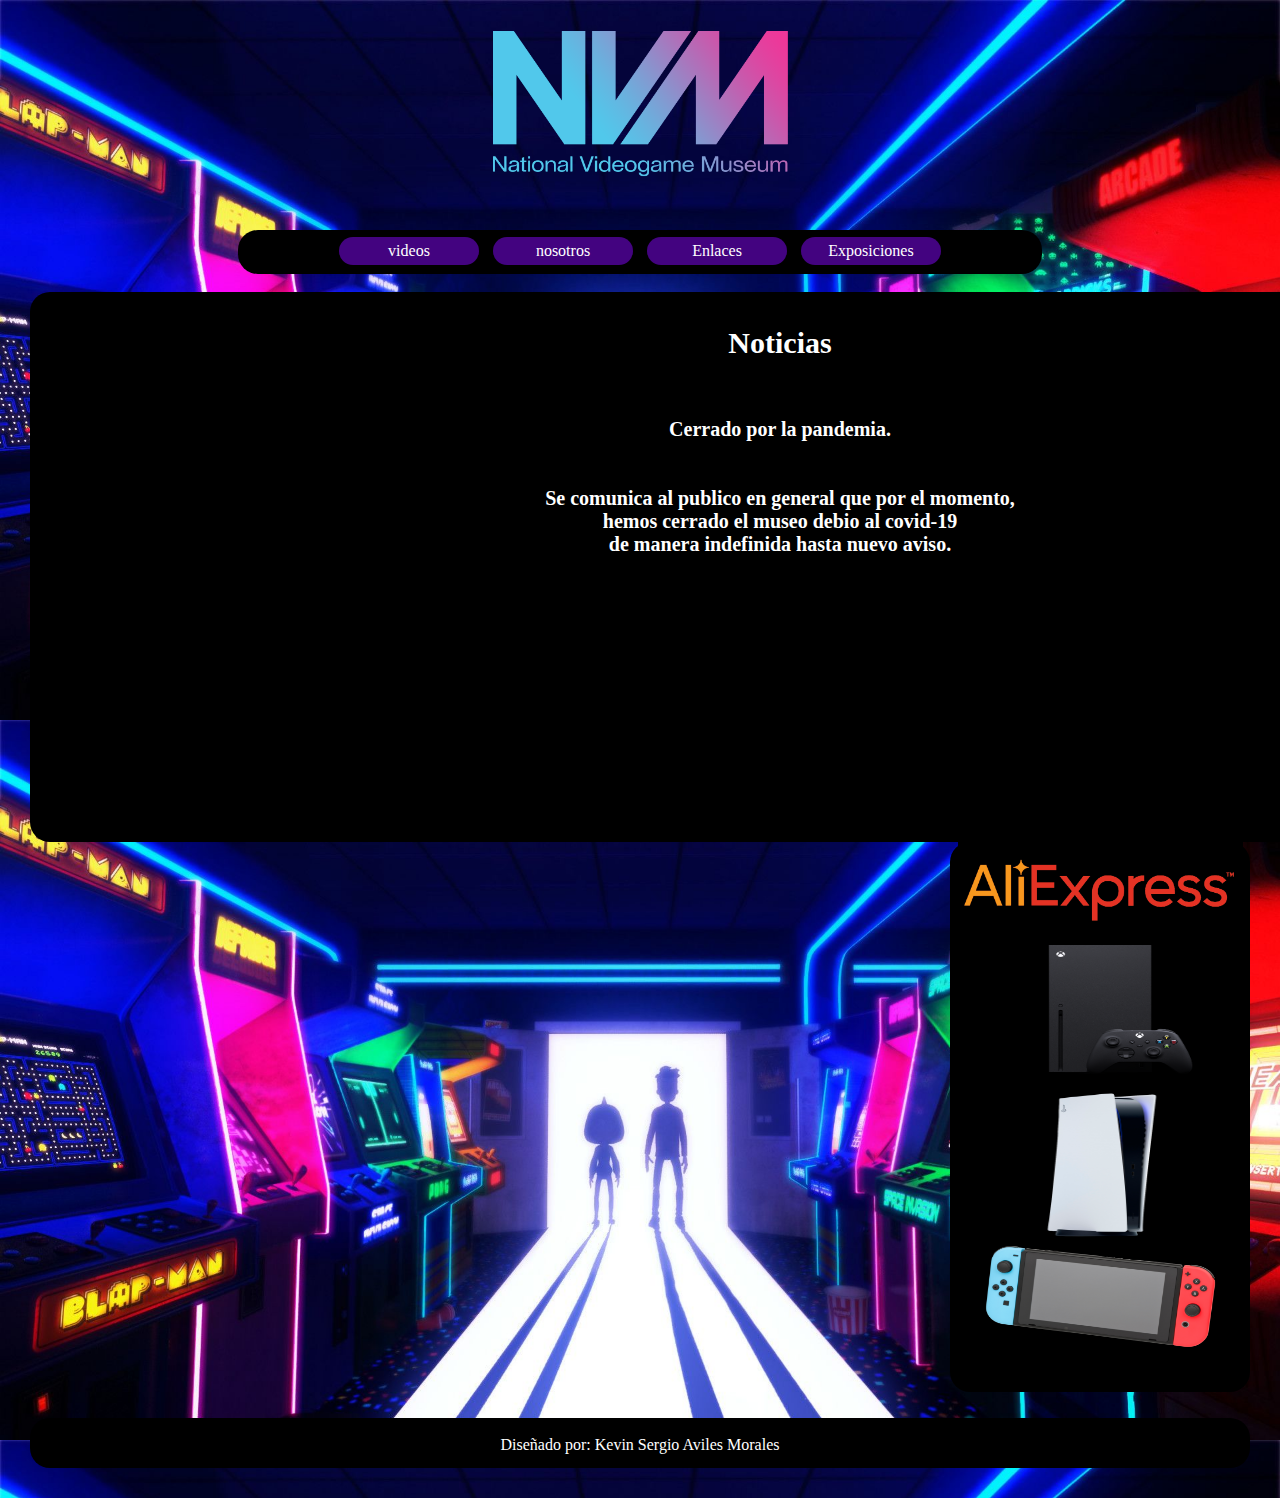
<file: index.html>
<!doctype html>
<html>
<head>
	<link rel="stylesheet" href="css/estilo1.css">
</head>

	
<body>
<header>
	<center>
	<img src="css/wallpapers/titulo.png" width="300" height="150">
	</center>
</header>
	
<nav>
	<ul>
	<li><a href="css/videos.html">videos</a></li>
	<li><a href="css/listas.html">nosotros</a></li>
	<li><a href="#">Enlaces</a>
		<ul>
			<li><a href="http://nvmusa.org/">Pag. oficial</a></li>
			<li><a href="https://es.wikipedia.org/wiki/National_Videogame_Museum">Wikipedia</a></li>
			<li><a href="https://www.facebook.com/Nvmusa">Facebook</a></li>
		</ul>
	</li>
	<li><a href="css/exposiciones.html">Exposiciones</a></li>
	</ul>
</nav>
	<br>
<section><h1>
	<br>
	Noticias
	</h1>
	<br>
	<h2>
<center>
Cerrado por la pandemia.
<br><br><br>
Se comunica al publico en general que por el momento,<br>
hemos cerrado el museo debio al covid-19<br>
de manera indefinida hasta nuevo aviso.
</center>
	</h2>
	</section>
	
<aside>
  <center>
	<img src="css/wallpapers/ali.jpg" width="285" height="90">
	<img src="css/wallpapers/xbox.png" width="300" height="150">
	<img src="css/wallpapers/617ac632e01c0ca18252778cc07ce614.png" width="122" height="150">
	<img src="css/wallpapers/nintedo.png" width="233" height="105">
	</center>
</aside>
	<br><br><br><br><br><br><br><br><br><br><br><br><br><br><br><br><br><br><br><br><br><br><br><br><br><br><br><br><br><br><br><br>
<footer>
	<br><center>
	Diseñado por: Kevin Sergio Aviles Morales
	</center>
</footer>
	
</body>
	
	
</html>
</file>
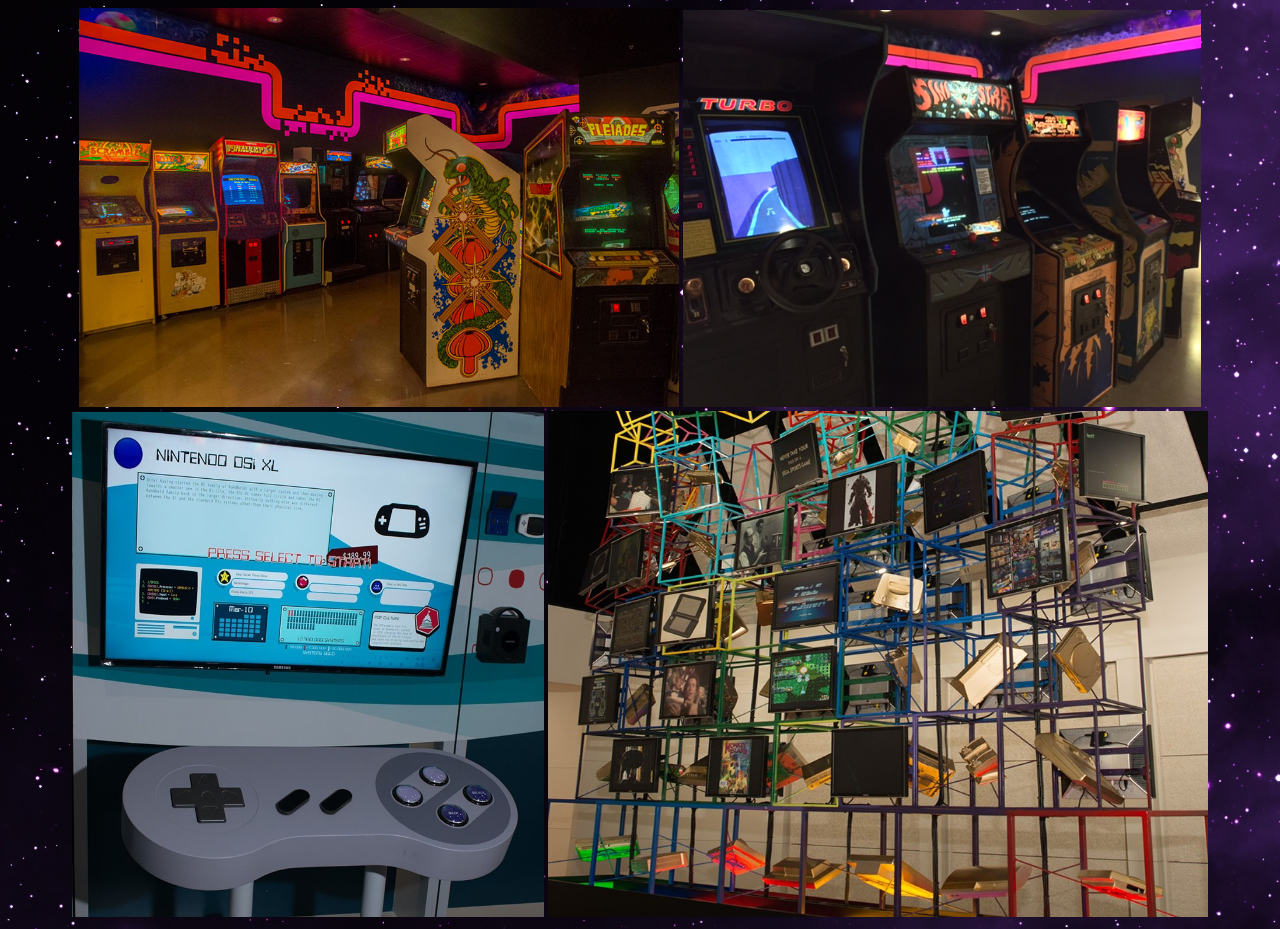
<file: css/exposiciones.html>
<!doctype html>
<html>
<head>
</head>
<body background="wallpapers/est.jpg">
	<center>
	<img src="wallpapers/exposiciones/Pixel Dreams Arcade Room.jpg" width="600" height="399">
	<img src="wallpapers/exposiciones/Sinstar.jfif" width="518" height="397">
		<br>
	<img src="wallpapers/exposiciones/Super Nintedo Controller.jpg" width="472" height="505">
	<img src="wallpapers/exposiciones/Lobby.jpg" width="660" height="506">
	</center>
</body>
</html>
</file>
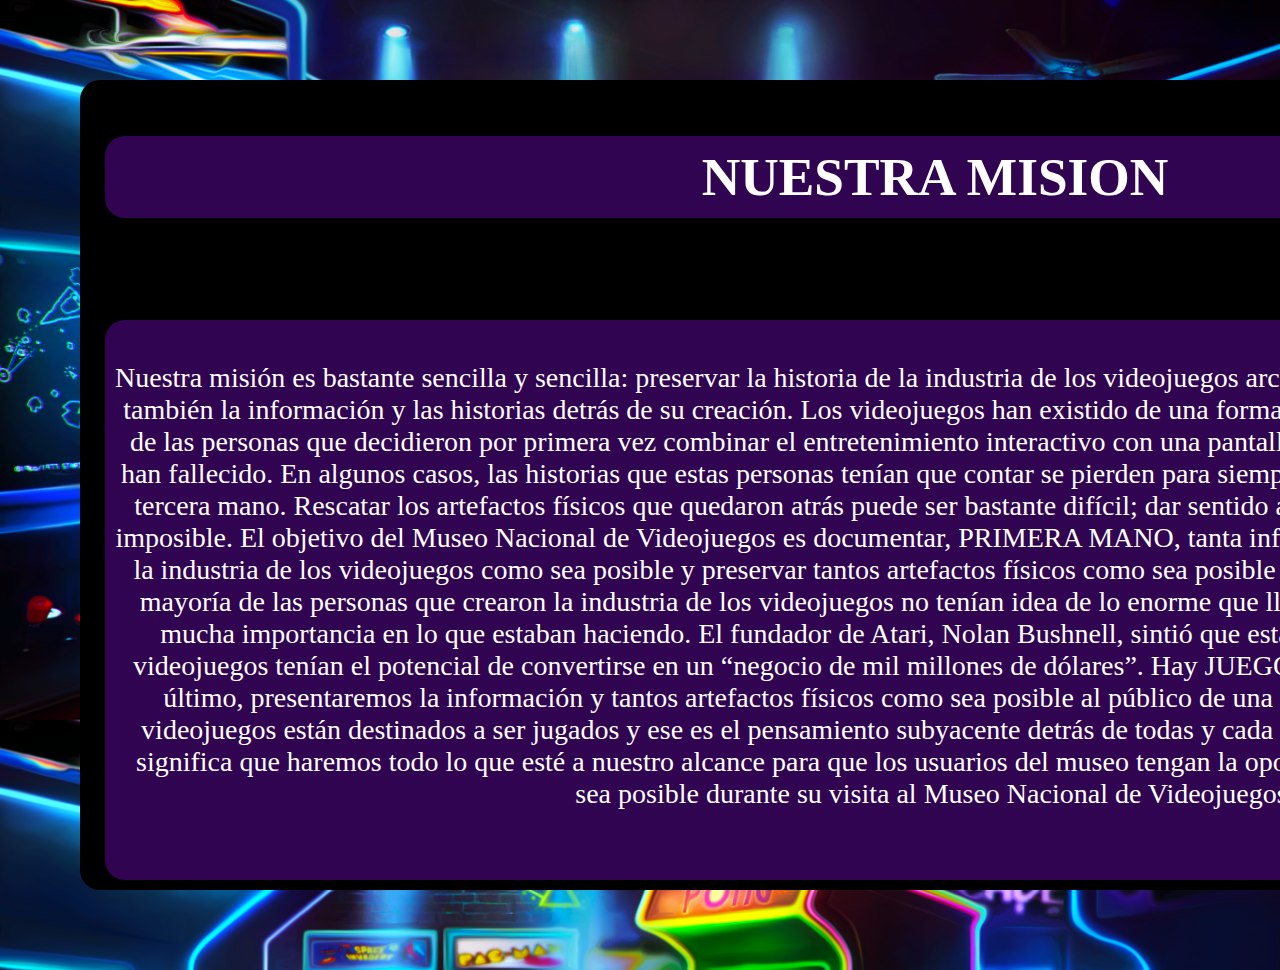
<file: css/listas.html>
<!doctype html>
<html>
<head>
	<link rel="stylesheet" href="estilo2.css">
</head>

<body>
	<div id="contenedor1">
		<br>
		<header>
			<h1>
			Nuestra mision
			</h1>
		</header>
		<br>
		<br>
		<section>
			<t>
			<center>
			Nuestra misión es bastante sencilla y sencilla: preservar la historia de la industria de los videojuegos archivando no solo los artefactos físicos, sino también la información y las historias detrás de su creación.

Los videojuegos han existido de una forma u otra desde la década de 1950 y muchas de las personas que decidieron por primera vez combinar el entretenimiento interactivo con una pantalla gráfica como un monitor o un televisor han fallecido. En algunos casos, las historias que estas personas tenían que contar se pierden para siempre o solo viven en versiones de segunda o tercera mano. Rescatar los artefactos físicos que quedaron atrás puede ser bastante difícil; dar sentido a las historias transmitidas puede ser casi imposible.

El objetivo del Museo Nacional de Videojuegos es documentar, PRIMERA MANO, tanta información sobre la creación y evolución de la industria de los videojuegos como sea posible y preservar tantos artefactos físicos como sea posible para las generaciones venideras. La gran mayoría de las personas que crearon la industria de los videojuegos no tenían idea de lo enorme que llegaría a ser y, por lo tanto, nunca vieron mucha importancia en lo que estaban haciendo. El fundador de Atari, Nolan Bushnell, sintió que estaba creando algo enorme y vio que los videojuegos tenían el potencial de convertirse en un “negocio de mil millones de dólares”. Hay JUEGOS individuales que ganan tanto hoy.

Por último, presentaremos la información y tantos artefactos físicos como sea posible al público de una manera entretenida e informativa. Los videojuegos están destinados a ser jugados y ese es el pensamiento subyacente detrás de todas y cada una de las exposiciones del museo. Esto significa que haremos todo lo que esté a nuestro alcance para que los usuarios del museo tengan la oportunidad de JUGAR tantos juegos como sea posible durante su visita al Museo Nacional de Videojuegos.
</center>
			</t>
		</section>

	</div>
	
</body>
</html>
</file>
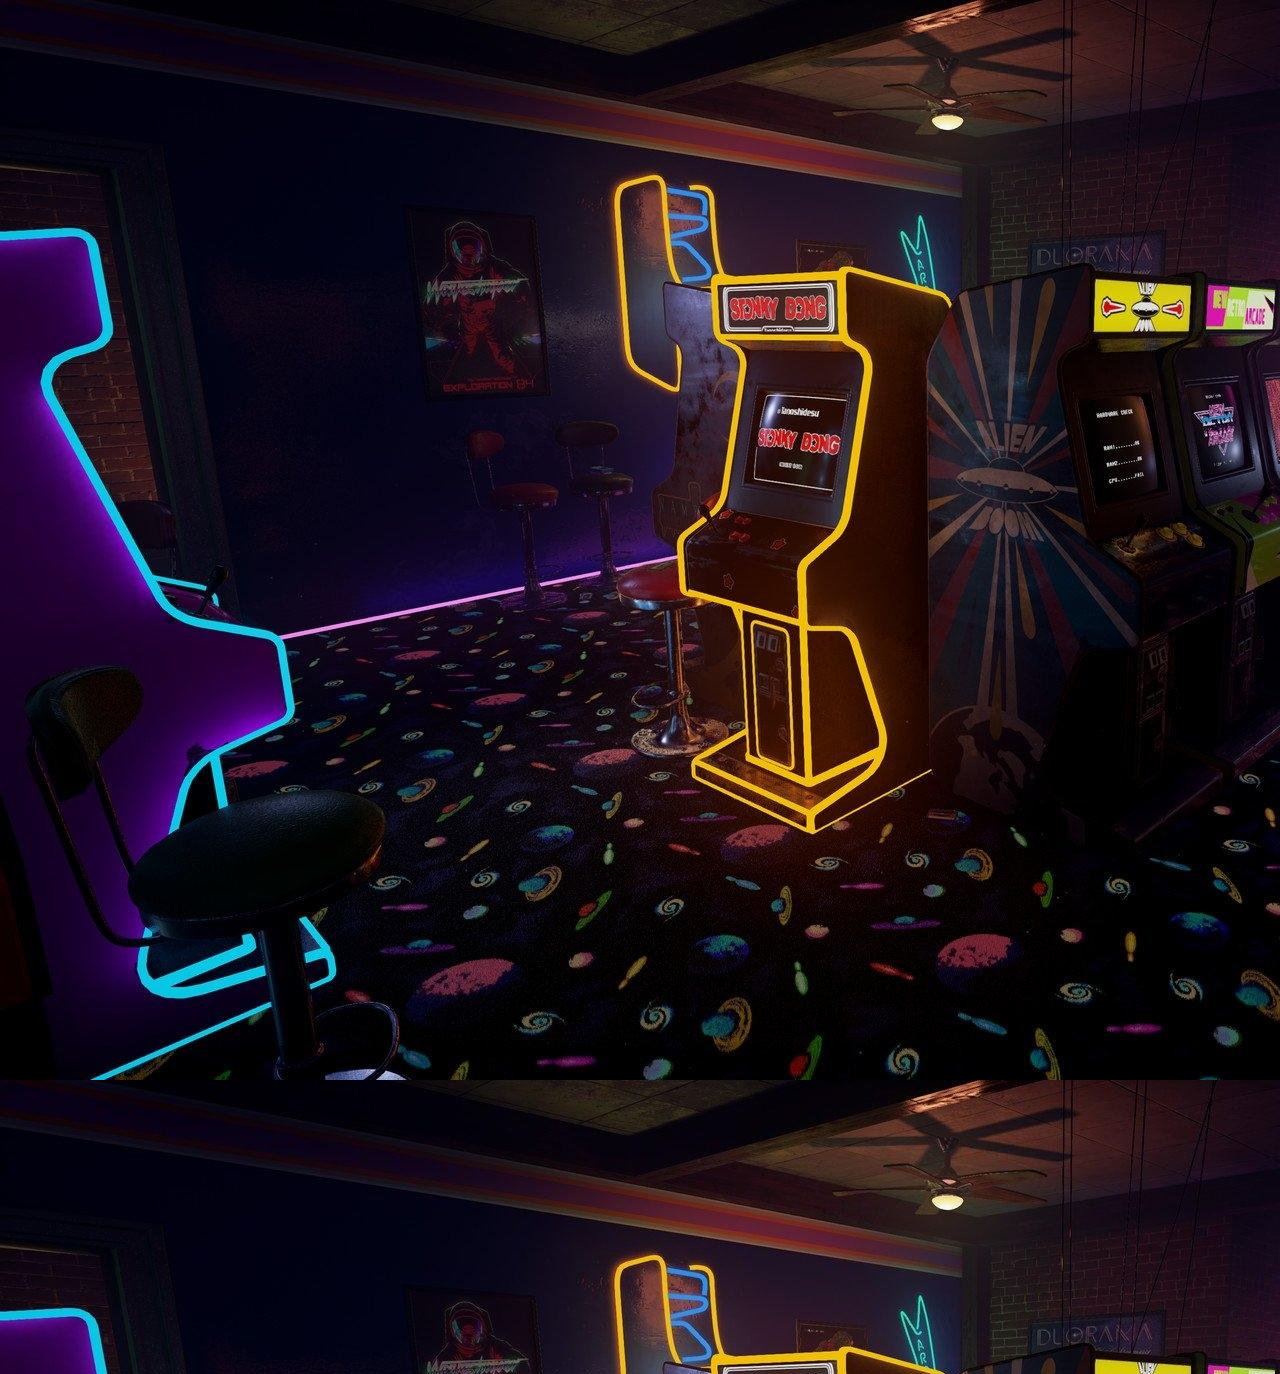
<file: css/videos.html>
<!doctype html>
<html>
<head>
</head>

<body background="wallpapers/arcade2.jpg" onResize="100%">
	<center>
	<br><br><br>
	<iframe width="1120" height="630" src="https://www.youtube.com/embed/SH3FqbwRxTo" title="YouTube video player" frameborder="0" allow="accelerometer; autoplay; clipboard-write; encrypted-media; gyroscope; picture-in-picture" allowfullscreen></iframe>
	<br><br><br>
	<iframe width="1120" height="630" src="https://www.youtube.com/embed/qdpTChbn410" title="YouTube video player" frameborder="0" allow="accelerometer; autoplay; clipboard-write; encrypted-media; gyroscope; picture-in-picture" allowfullscreen></iframe>
	</center>
</body>
</html>
</file>
<file: css/estilo1.css>
*{
	margin: 0px;
}

body{
	background-image: url(wallpapers/arcade.jpg);
	background-size: 100%;
	color: #ffffff;
	margin: 30px;
}
header{
	height: 200px;
}
nav ul{
	list-style: none;
	width: 800px;
	background-color: #000000;
	padding: 2px;
	text-align: center;
	margin: auto;
	height: 40px;
	border-radius: 20px;
}
nav ul li{
	display: inline-block;
	width: 150px;
	vertical-align: top;
	
}
nav ul li a{
	display: block;
	color: white;
	text-decoration: none;
	background-color: #430380;
	margin: 5px;
	padding: 5px;
	transition: background-color 1s;
	border-radius: 20px;
}
nav ul li a:hover{
	background-color: dodgerblue;
}
nav ul li ul{
	width: 150px;
	height: 105px;
	display: none;
	
}
nav ul li:hover ul{
	display: block;
}
nav ul li ul li a{
	background-color: #430380;
}
section{
	background-color: black;
	background-size: 100%;
	font-size: 50px;
	height: 550px;
	width: 1500px;
	float: left;
	border-radius: 20px;
	font-family:verdana;
	outline-width: 50px;
	

	
}
aside{
	background: url("wallpapers/game-playstation-ps4-sony-wallpaper-preview.jpg");
	
	height: 550px;
	width: 300px;
	float: right;
	border-radius: 20px;
}
footer{
	background: #000000;
	height: 50px;
	border-radius: 20px;
}
h1{
	text-align: center;
	font-size:30px;
}
h2{
	text-align: center;
	font-size: 20px;
}
</file>
<file: css/estilo2.css>
*{
	margin: 0px;
	padding: 5px;
}
body{
	margin: 50px;
	background:url("wallpapers/4533347.png");
	background-size: 100%;
	color:white;
}
#contenedor1{
	height: 800px;
	width:1700px;
	background: #000000;
	border-radius: 20px;
	font-size: 20pt;
	text-align: center;
	margin: 20px;
}
header{
	height: 200;
	background: #300451;
	text-align: center;
	border-radius: 20px;
	text-transform: uppercase;
	margin: 20px;
}
section{
	height: 550px;
	background: #300451;
	text-align: center;
	border-radius: 20px;
	margin: 20px;
}
t{
	font-size: 28px;
	
}
</file>
